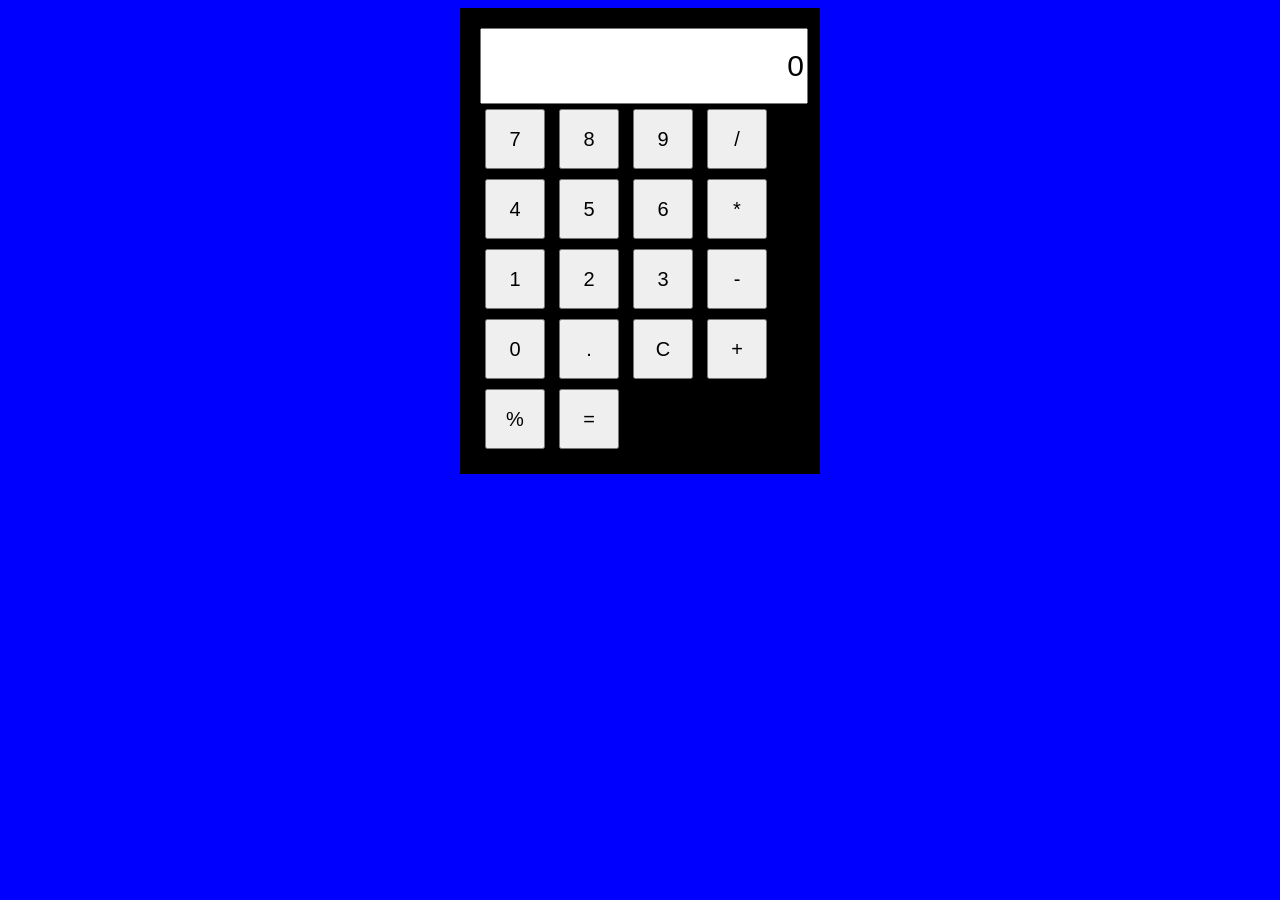
<file: assets/calculator/index.html>
<!DOCTYPE html>
<html>
<head>
    <title>Calculator</title>
    <link rel="stylesheet" href="style.css">
</head>
<body>
    <div class="box">
        <input type="text" id="screen" readonly>
        
        <button onclick="add('7')">7</button>
        <button onclick="add('8')">8</button>
        <button onclick="add('9')">9</button>
        <button onclick="add('/')">/</button>
        <br>
        
        <button onclick="add('4')">4</button>
        <button onclick="add('5')">5</button>
        <button onclick="add('6')">6</button>
        <button onclick="add('*')">*</button>
        <br>
        
        <button onclick="add('1')">1</button>
        <button onclick="add('2')">2</button>
        <button onclick="add('3')">3</button>
        <button onclick="add('-')">-</button>
        <br>
        
        <button onclick="add('0')">0</button>
        <button onclick="add('.')">.</button>
        <button onclick="clearAll()">C</button>
        <button onclick="add('+')">+</button>
        <br>
        
        <button onclick="add('%')">%</button>
        <button onclick="getAnswer()">=</button>
    </div>
    <script src="script.js"></script>
</body>
</html>
</file>
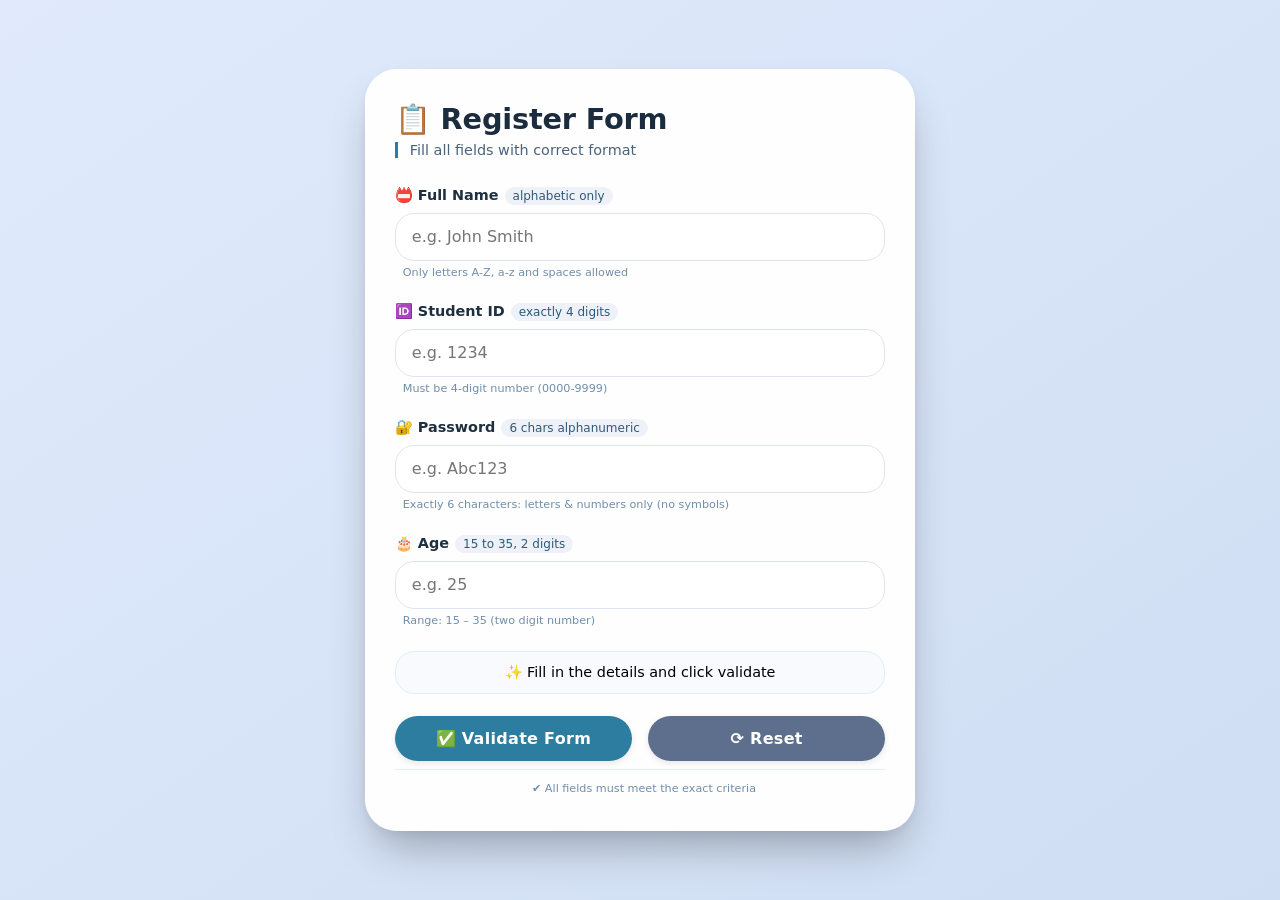
<file: assets/formvalidation/index.html>
<!DOCTYPE html>
<html lang="en">
<head>
    <meta charset="UTF-8">
    <meta name="viewport" content="width=device-width, initial-scale=1.0, user-scalable=yes">
    <title>Validation Form | Name, ID, Password, Age</title>
    <style>
        * {
            margin: 0;
            padding: 0;
            box-sizing: border-box;
            font-family: system-ui, 'Segoe UI', 'Roboto', 'Helvetica Neue', sans-serif;
        }

        body {
            background: linear-gradient(145deg, #e0eafc 0%, #cfdef3 100%);
            min-height: 100vh;
            display: flex;
            justify-content: center;
            align-items: center;
            padding: 1.5rem;
        }

        .form-card {
            max-width: 550px;
            width: 100%;
            background: rgba(255, 255, 255, 0.96);
            backdrop-filter: blur(0px);
            border-radius: 2rem;
            box-shadow: 0 25px 45px -12px rgba(0, 0, 0, 0.3), 0 4px 12px rgba(0, 0, 0, 0.05);
            padding: 2rem 1.8rem 2.2rem 1.8rem;
            transition: all 0.2s ease;
            border: 1px solid rgba(255,255,255,0.5);
        }

        h1 {
            font-size: 1.8rem;
            font-weight: 600;
            margin-bottom: 0.35rem;
            color: #1a2c3e;
            letter-spacing: -0.2px;
            display: flex;
            align-items: center;
            gap: 10px;
        }

        h1::before {
            content: "📋";
            font-size: 1.8rem;
        }

        .sub {
            color: #4a627a;
            border-left: 3px solid #2c7da0;
            padding-left: 12px;
            margin-bottom: 1.8rem;
            font-size: 0.9rem;
            font-weight: 500;
        }

        .input-group {
            margin-bottom: 1.5rem;
            display: flex;
            flex-direction: column;
        }

        label {
            font-weight: 600;
            margin-bottom: 0.5rem;
            color: #1e2f3f;
            font-size: 0.9rem;
            display: flex;
            align-items: center;
            gap: 6px;
        }

        label i {
            font-style: normal;
            font-weight: 400;
            font-size: 0.75rem;
            background: #eef2f8;
            padding: 2px 8px;
            border-radius: 20px;
            color: #2c5a7a;
        }

        input {
            padding: 0.85rem 1rem;
            font-size: 1rem;
            border: 1.5px solid #dce5ef;
            border-radius: 1.2rem;
            background: #ffffff;
            transition: 0.2s;
            outline: none;
            font-weight: 500;
            color: #0f2b3b;
        }

        input:focus {
            border-color: #2c7da0;
            box-shadow: 0 0 0 3px rgba(44, 125, 160, 0.2);
        }

        .msg-area {
            margin: 1rem 0 1.4rem 0;
            padding: 0.75rem 1rem;
            border-radius: 1.2rem;
            font-size: 0.9rem;
            font-weight: 500;
            text-align: center;
            transition: 0.1s linear;
            background: #f8fafd;
            border: 1px solid #e2edf7;
        }

        .error-msg {
            background-color: #fff0f0;
            color: #c7362b;
            border-left: 5px solid #c7362b;
            text-align: left;
            font-weight: 500;
        }

        .success-msg {
            background-color: #e6f9ed;
            color: #1e6f3f;
            border-left: 5px solid #1e9f5a;
            text-align: left;
        }

        .button-group {
            display: flex;
            gap: 1rem;
            margin-top: 0.5rem;
            flex-wrap: wrap;
        }

        button {
            flex: 1;
            background: #2c7da0;
            border: none;
            padding: 0.8rem 0;
            font-size: 1rem;
            font-weight: 600;
            color: white;
            border-radius: 2rem;
            cursor: pointer;
            transition: 0.2s;
            box-shadow: 0 2px 6px rgba(0, 0, 0, 0.1);
            letter-spacing: 0.3px;
        }

        button:hover {
            background: #1f5e7e;
            transform: scale(0.98);
        }

        .reset-btn {
            background: #5e6f8d;
        }

        .reset-btn:hover {
            background: #3e4b63;
        }

        .hint-text {
            font-size: 0.7rem;
            color: #6f8eaa;
            margin-top: 0.3rem;
            margin-left: 0.5rem;
        }

        hr {
            margin: 0.5rem 0 0.2rem;
            border: 0;
            height: 1px;
            background: #e2edf7;
        }
    </style>
</head>
<body>

<div class="form-card">
    <h1>Register Form</h1>
    <div class="sub">Fill all fields with correct format</div>

    <div class="input-group">
        <label>📛 Full Name <i>alphabetic only</i></label>
        <input type="text" id="fullName" placeholder="e.g. John Smith" autocomplete="off">
        <div class="hint-text">Only letters A-Z, a-z and spaces allowed</div>
    </div>

    <div class="input-group">
        <label>🆔 Student ID <i>exactly 4 digits</i></label>
        <input type="text" id="studentId" placeholder="e.g. 1234" maxlength="4" autocomplete="off">
        <div class="hint-text">Must be 4-digit number (0000-9999)</div>
    </div>

    <div class="input-group">
        <label>🔐 Password <i>6 chars alphanumeric</i></label>
        <input type="password" id="password" placeholder="e.g. Abc123" autocomplete="off">
        <div class="hint-text">Exactly 6 characters: letters & numbers only (no symbols)</div>
    </div>

    <div class="input-group">
        <label>🎂 Age <i>15 to 35, 2 digits</i></label>
        <input type="text" id="age" placeholder="e.g. 25" maxlength="2" autocomplete="off">
        <div class="hint-text">Range: 15 – 35 (two digit number)</div>
    </div>

    <div class="msg-area" id="messageBox">
        ✨ Fill in the details and click validate
    </div>

    <div class="button-group">
        <button id="validateBtn">✅ Validate Form</button>
        <button id="resetBtn" class="reset-btn">⟳ Reset</button>
    </div>
    <hr>
    <div class="hint-text" style="text-align:center; margin-top:12px;">✔ All fields must meet the exact criteria</div>
</div>

<script>
    (function() {
        const nameInput = document.getElementById('fullName');
        const idInput = document.getElementById('studentId');
        const passwordInput = document.getElementById('password');
        const ageInput = document.getElementById('age');
        const messageBox = document.getElementById('messageBox');

        function showError(message) {
            messageBox.innerHTML = `⚠️ ${message}`;
            messageBox.className = 'msg-area error-msg';
        }

        function showSuccess(message) {
            messageBox.innerHTML = `✅ ${message}`;
            messageBox.className = 'msg-area success-msg';
        }

        function resetMessageToNeutral() {
            messageBox.innerHTML = `✨ Fill in the details and click validate`;
            messageBox.className = 'msg-area';
        }

        function validateName(name) {
            if (!name || name.trim() === "") {
                return { valid: false, message: "Name cannot be empty." };
            }
            const alphabeticRegex = /^[A-Za-z\s]+$/;
            if (!alphabeticRegex.test(name)) {
                return { valid: false, message: "Name must contain only alphabetic characters (A-Z, a-z) and spaces." };
            }
            if (name.trim().length < 2) {
                return { valid: false, message: "Name must be at least 2 characters long." };
            }
            return { valid: true, message: "" };
        }

        function validateID(idValue) {
            if (idValue === "") {
                return { valid: false, message: "ID cannot be empty." };
            }
            const fourDigitRegex = /^\d{4}$/;
            if (!fourDigitRegex.test(idValue)) {
                return { valid: false, message: "ID must be exactly 4 digits (0-9). Example: 1234" };
            }
            return { valid: true, message: "" };
        }

        function validatePassword(pwd) {
            if (pwd === "") {
                return { valid: false, message: "Password cannot be empty." };
            }
            const alphanumericRegex = /^[A-Za-z0-9]{6}$/;
            if (!alphanumericRegex.test(pwd)) {
                return { valid: false, message: "Password must be exactly 6 characters long and contain only letters (A-Z, a-z) and digits (0-9)." };
            }
            return { valid: true, message: "" };
        }

        function validateAge(ageStr) {
            if (ageStr === "") {
                return { valid: false, message: "Age cannot be empty." };
            }
            const twoDigitRegex = /^\d{2}$/;
            if (!twoDigitRegex.test(ageStr)) {
                return { valid: false, message: "Age must be exactly 2 digits (e.g., 18, 22, 30)." };
            }
            const ageNum = parseInt(ageStr, 10);
            if (isNaN(ageNum)) {
                return { valid: false, message: "Age must be a valid number." };
            }
            if (ageNum < 15 || ageNum > 35) {
                return { valid: false, message: "Age must be between 15 and 35 (inclusive)." };
            }
            return { valid: true, message: "" };
        }

        function validateAllFields() {
            const nameRaw = nameInput.value;
            const idRaw = idInput.value.trim();
            const passwordRaw = passwordInput.value;
            const ageRaw = ageInput.value.trim();

            const nameValidation = validateName(nameRaw);
            if (!nameValidation.valid) {
                showError(nameValidation.message);
                nameInput.style.borderColor = "#c7362b";
                return false;
            } else {
                nameInput.style.borderColor = "#dce5ef";
            }

            const idValidation = validateID(idRaw);
            if (!idValidation.valid) {
                showError(idValidation.message);
                idInput.style.borderColor = "#c7362b";
                return false;
            } else {
                idInput.style.borderColor = "#dce5ef";
            }

            const pwdValidation = validatePassword(passwordRaw);
            if (!pwdValidation.valid) {
                showError(pwdValidation.message);
                passwordInput.style.borderColor = "#c7362b";
                return false;
            } else {
                passwordInput.style.borderColor = "#dce5ef";
            }

            const ageValidation = validateAge(ageRaw);
            if (!ageValidation.valid) {
                showError(ageValidation.message);
                ageInput.style.borderColor = "#c7362b";
                return false;
            } else {
                ageInput.style.borderColor = "#dce5ef";
            }

            const successMsg = `All fields are perfect! Name: ${nameRaw.trim()}, ID: ${idRaw}, Age: ${ageRaw}`;
            showSuccess(successMsg);
            return true;
        }

        function resetForm() {
            nameInput.value = '';
            idInput.value = '';
            passwordInput.value = '';
            ageInput.value = '';
            nameInput.style.borderColor = "#dce5ef";
            idInput.style.borderColor = "#dce5ef";
            passwordInput.style.borderColor = "#dce5ef";
            ageInput.style.borderColor = "#dce5ef";
            resetMessageToNeutral();
        }

        function handleValidationClick() {
            validateAllFields();
        }

        function handleResetClick() {
            resetForm();
        }

        function addLiveBorderReset() {
            const inputs = [nameInput, idInput, passwordInput, ageInput];
            inputs.forEach(input => {
                input.addEventListener('input', function() {
                    if (messageBox.classList.contains('error-msg') || messageBox.classList.contains('success-msg')) {
                        const isCurrentlyError = messageBox.classList.contains('error-msg');
                        if (isCurrentlyError) {
                            const nameCheck = validateName(nameInput.value);
                            const idCheck = validateID(idInput.value.trim());
                            const pwdCheck = validatePassword(passwordInput.value);
                            const ageCheck = validateAge(ageInput.value.trim());
                            if (nameCheck.valid && idCheck.valid && pwdCheck.valid && ageCheck.valid) {
                                if (messageBox.classList.contains('error-msg')) {
                                    resetMessageToNeutral();
                                }
                            } else {
                                if (!messageBox.classList.contains('error-msg')) {
                                } else {
                                }
                            }
                        } else if (messageBox.classList.contains('success-msg')) {
                            const nameCheck = validateName(nameInput.value);
                            const idCheck = validateID(idInput.value.trim());
                            const pwdCheck = validatePassword(passwordInput.value);
                            const ageCheck = validateAge(ageInput.value.trim());
                            if (!(nameCheck.valid && idCheck.valid && pwdCheck.valid && ageCheck.valid)) {
                                resetMessageToNeutral();
                            }
                        }
                    }
                    if (this === nameInput) {
                        if (validateName(nameInput.value).valid) {
                            nameInput.style.borderColor = "#dce5ef";
                        } else {
                            if (nameInput.value !== "") nameInput.style.borderColor = "#ffb4a2";
                            else nameInput.style.borderColor = "#dce5ef";
                        }
                    }
                    if (this === idInput) {
                        if (validateID(idInput.value.trim()).valid) {
                            idInput.style.borderColor = "#dce5ef";
                        } else {
                            if (idInput.value.trim() !== "") idInput.style.borderColor = "#ffb4a2";
                            else idInput.style.borderColor = "#dce5ef";
                        }
                    }
                    if (this === passwordInput) {
                        if (validatePassword(passwordInput.value).valid) {
                            passwordInput.style.borderColor = "#dce5ef";
                        } else {
                            if (passwordInput.value !== "") passwordInput.style.borderColor = "#ffb4a2";
                            else passwordInput.style.borderColor = "#dce5ef";
                        }
                    }
                    if (this === ageInput) {
                        if (validateAge(ageInput.value.trim()).valid) {
                            ageInput.style.borderColor = "#dce5ef";
                        } else {
                            if (ageInput.value.trim() !== "") ageInput.style.borderColor = "#ffb4a2";
                            else ageInput.style.borderColor = "#dce5ef";
                        }
                    }
                });
            });
        }

        function preventNonAlphaForName(e) {
            const key = e.key;
            if (key === "Backspace" || key === "Delete" || key === "ArrowLeft" || key === "ArrowRight" || key === "Tab" || key === " " || key === "Space") {
                return;
            }
            if (key === "Enter") {
                e.preventDefault();
                handleValidationClick();
                return;
            }
            const regex = /^[A-Za-z\s]$/;
            if (!regex.test(key) && key.length === 1) {
                e.preventDefault();
            }
        }

        function restrictIdToDigits(e) {
            const key = e.key;
            if (key === "Backspace" || key === "Delete" || key === "ArrowLeft" || key === "ArrowRight" || key === "Tab") {
                return;
            }
            if (key === "Enter") {
                e.preventDefault();
                handleValidationClick();
                return;
            }
            if (!/^\d$/.test(key) && key.length === 1) {
                e.preventDefault();
            }
            const input = e.target;
            if (input.value.length >= 4 && !(key === "Backspace" || key === "Delete" || key === "ArrowLeft" || key === "ArrowRight")) {
                if (!/^\d$/.test(key)) {
                    e.preventDefault();
                }
                if (/^\d$/.test(key) && input.value.length === 4) {
                    e.preventDefault();
                }
            }
        }

        function restrictPasswordAlphanumeric(e) {
            const key = e.key;
            if (key === "Backspace" || key === "Delete" || key === "ArrowLeft" || key === "ArrowRight" || key === "Tab") {
                return;
            }
            if (key === "Enter") {
                e.preventDefault();
                handleValidationClick();
                return;
            }
            if (!/^[A-Za-z0-9]$/.test(key) && key.length === 1) {
                e.preventDefault();
            }
            const input = e.target;
            if (input.value.length >= 6 && !(key === "Backspace" || key === "Delete")) {
                if (/^[A-Za-z0-9]$/.test(key)) {
                    e.preventDefault();
                }
            }
        }

        function restrictAgeToDigitsAndRange(e) {
            const key = e.key;
            if (key === "Backspace" || key === "Delete" || key === "ArrowLeft" || key === "ArrowRight" || key === "Tab") {
                return;
            }
            if (key === "Enter") {
                e.preventDefault();
                handleValidationClick();
                return;
            }
            if (!/^\d$/.test(key) && key.length === 1) {
                e.preventDefault();
            }
            const input = e.target;
            if (input.value.length >= 2 && !(key === "Backspace" || key === "Delete")) {
                if (/^\d$/.test(key)) {
                    e.preventDefault();
                }
            }
        }

        nameInput.addEventListener('keydown', preventNonAlphaForName);
        idInput.addEventListener('keydown', restrictIdToDigits);
        passwordInput.addEventListener('keydown', restrictPasswordAlphanumeric);
        ageInput.addEventListener('keydown', restrictAgeToDigitsAndRange);

        nameInput.addEventListener('paste', function(e) {
            e.preventDefault();
            const pasted = (e.clipboardData || window.clipboardData).getData('text');
            const filtered = pasted.replace(/[^A-Za-z\s]/g, '');
            const start = this.selectionStart;
            const end = this.selectionEnd;
            const current = this.value;
            const newValue = current.slice(0, start) + filtered + current.slice(end);
            if (newValue.length <= 50) this.value = newValue;
            this.dispatchEvent(new Event('input'));
        });

        idInput.addEventListener('paste', function(e) {
            e.preventDefault();
            const pasted = (e.clipboardData || window.clipboardData).getData('text');
            const filtered = pasted.replace(/\D/g, '').slice(0, 4);
            const start = this.selectionStart;
            const end = this.selectionEnd;
            const current = this.value;
            const newValue = current.slice(0, start) + filtered + current.slice(end);
            if (newValue.length <= 4) this.value = newValue;
            this.dispatchEvent(new Event('input'));
        });

        passwordInput.addEventListener('paste', function(e) {
            e.preventDefault();
            const pasted = (e.clipboardData || window.clipboardData).getData('text');
            const filtered = pasted.replace(/[^A-Za-z0-9]/g, '').slice(0, 6);
            const start = this.selectionStart;
            const end = this.selectionEnd;
            const current = this.value;
            const newValue = current.slice(0, start) + filtered + current.slice(end);
            if (newValue.length <= 6) this.value = newValue;
            this.dispatchEvent(new Event('input'));
        });

        ageInput.addEventListener('paste', function(e) {
            e.preventDefault();
            const pasted = (e.clipboardData || window.clipboardData).getData('text');
            const filtered = pasted.replace(/\D/g, '').slice(0, 2);
            const start = this.selectionStart;
            const end = this.selectionEnd;
            const current = this.value;
            const newValue = current.slice(0, start) + filtered + current.slice(end);
            if (newValue.length <= 2) this.value = newValue;
            this.dispatchEvent(new Event('input'));
        });

        document.getElementById('validateBtn').addEventListener('click', handleValidationClick);
        document.getElementById('resetBtn').addEventListener('click', handleResetClick);

        addLiveBorderReset();

        window.addEventListener('load', function() {
            resetMessageToNeutral();
            nameInput.style.borderColor = "#dce5ef";
            idInput.style.borderColor = "#dce5ef";
            passwordInput.style.borderColor = "#dce5ef";
            ageInput.style.borderColor = "#dce5ef";
        });
    })();
</script>
</body>
</html>
</file>
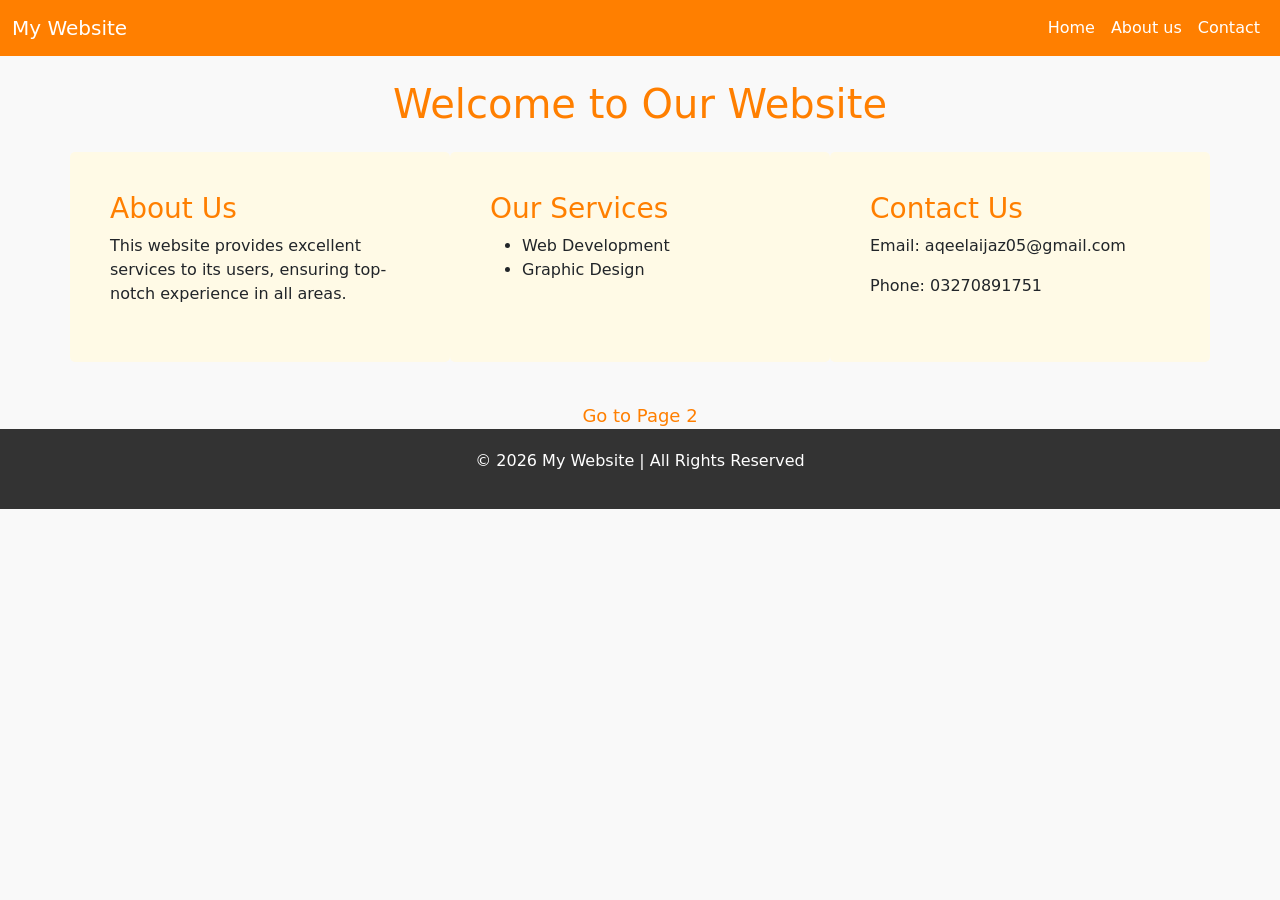
<file: assets/bootstrap/page1.html>
<!DOCTYPE html>
<html lang="en">
<head>
    <meta charset="UTF-8">
    <meta name="viewport" content="width=device-width, initial-scale=1.0">
    <title>Page 1 - Welcome</title>
    <link rel="stylesheet" href="https://cdn.jsdelivr.net/npm/bootstrap@5.3.0/dist/css/bootstrap.min.css">
    <style>
        body {
            background-color: #f9f9f9; 
        }
        .navbar {
            background-color: #ff7f00; 
        }
        .navbar a {
            color: white;
        }
        .navbar a:hover {
            color: black;
        }
        .footer {
            background-color: #333; 
            text-align: center;
            padding: 20px;
            color: white;
        }
        .content {
            padding: 20px;
        }
        .go-to-page {
            text-align: center;
            margin-top: 20px;
        }
        .go-to-page a {
            text-decoration: none;
            font-size: 18px;
            color: #ff7f00; 
        }
        .go-to-page a:hover {
            color: black;
        }
        .col-md-4 {
            background-color: #fffae6; 
            padding: 20px;
            margin-bottom: 20px;
            border-radius: 5px;
        }
        h1, h3 {
            color: #ff7f00; 
        }
    </style>
</head>
<body>

    <div class="navbar navbar-expand-lg navbar-light">
        <div class="container-fluid">
            <a class="navbar-brand" href="#">My Website</a>
            <ul class="navbar-nav">
                <li class="nav-item"><a class="nav-link" href="page1.html">Home</a></li>
                <li class="nav-item"><a class="nav-link" href="page2.html">About us</a></li>
                <li class="nav-item"><a class="nav-link" href="#">Contact</a></li>
            </ul>
        </div>
    </div>

    <div class="container mt-4">
        <h1 class="text-center">Welcome to Our Website</h1>
    </div>

    <div class="container mt-4">
        <div class="row">
            <div class="col-md-4">
                <div class="content">
                    <h3>About Us</h3>
                    <p>This website provides excellent services to its users, ensuring top-notch experience in all areas.</p>
                </div>
            </div>
            <div class="col-md-4">
                <div class="content">
                    <h3>Our Services</h3>
                    <ul>
                        <li>Web Development</li>
                        <li>Graphic Design</li>
                    </ul>
                </div>
            </div>
            <div class="col-md-4">
                <div class="content">
                    <h3>Contact Us</h3>
                    <p>Email: aqeelaijaz05@gmail.com</p>
                    <p>Phone: 03270891751</p>
                </div>
            </div>
        </div>
    </div>

    <div class="go-to-page">
        <a href="page2.html"><i class="fas fa-arrow-right"></i> Go to Page 2</a>
    </div>

    <div class="footer">
        <p>© 2026 My Website | All Rights Reserved</p>
    </div>

</body>
</html>
</file>
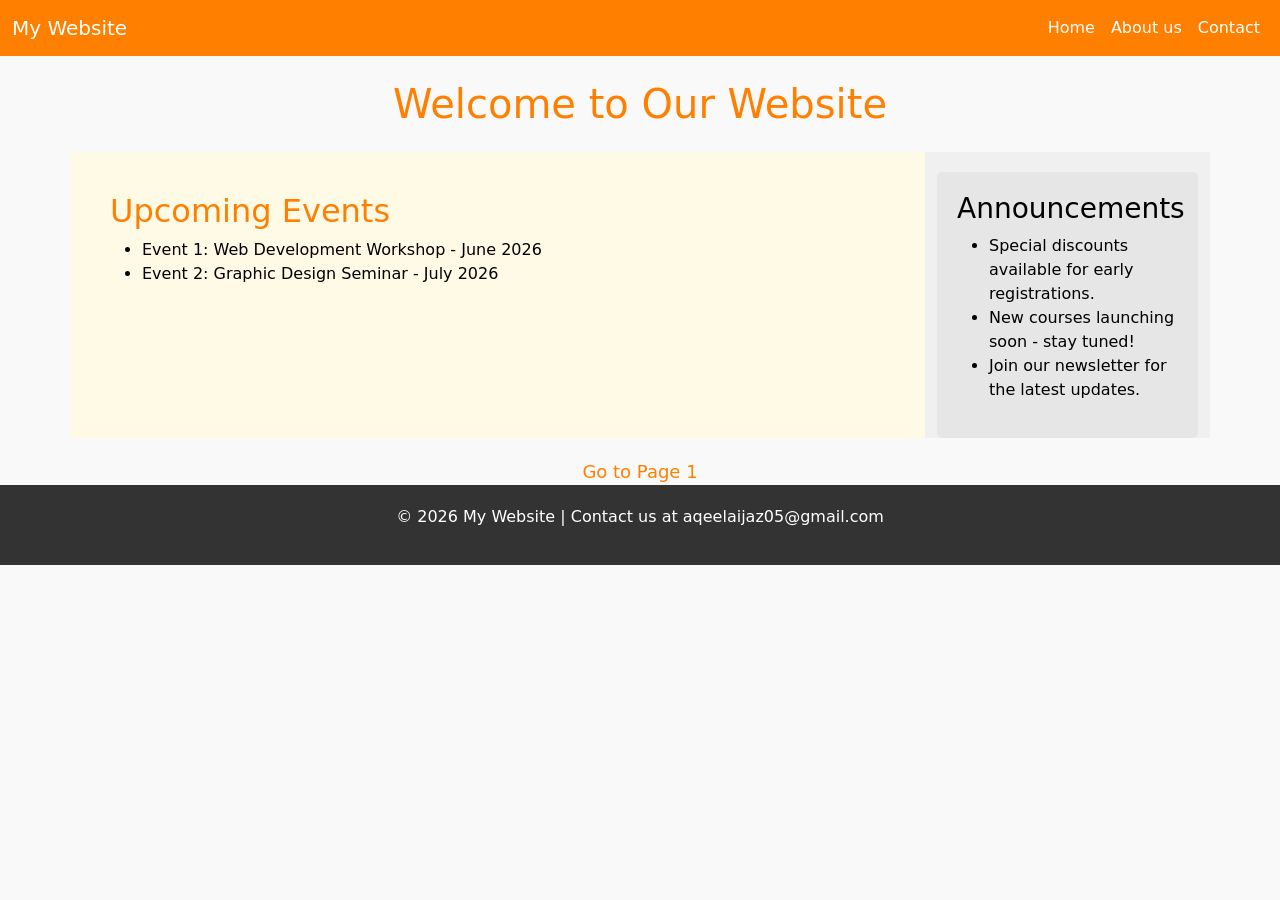
<file: assets/bootstrap/page2.html>
<!DOCTYPE html>
<html lang="en">
<head>
    <meta charset="UTF-8">
    <meta name="viewport" content="width=device-width, initial-scale=1.0">
    <title>Page 2 - Events and Announcements</title>
    <link rel="stylesheet" href="https://cdn.jsdelivr.net/npm/bootstrap@5.3.0/dist/css/bootstrap.min.css">
    <style>
        body {
            background-color: #f9f9f9; 
            color: black;
        }
        .navbar {
            background-color: #ff7f00; 
        }
        .navbar a {
            color: white;
        }
        .navbar a:hover {
            color: black;
        }
        .footer {
            background-color: #333; 
            text-align: center;
            padding: 20px;
            color: white;
        }
        .content {
            padding: 20px;
        }
        .sidebar {
            background-color: #e6e6e6; 
            padding: 20px;
            margin-top: 20px;
            border-radius: 5px;
        }
        .go-to-page {
            text-align: center;
            margin-top: 20px;
        }
        .go-to-page a {
            text-decoration: none;
            font-size: 18px;
            color: #ff7f00; 
        }
        .go-to-page a:hover {
            color: black;
        }
        h1, h2 {
            color: #ff7f00; 
        }
        .col-md-9 {
            background-color: #fffae6; 
            padding: 20px;
        }
        .col-md-3 {
            background-color: #f0f0f0; 
        }
    </style>
</head>
<body>

    <div class="navbar navbar-expand-lg navbar-light">
        <div class="container-fluid">
            <a class="navbar-brand" href="#">My Website</a>
            <ul class="navbar-nav">
                <li class="nav-item"><a class="nav-link" href="page1.html">Home</a></li>
                <li class="nav-item"><a class="nav-link" href="page2.html">About us</a></li>
                <li class="nav-item"><a class="nav-link" href="#">Contact</a></li>
            </ul>
        </div>
    </div>

    <div class="container mt-4">
        <h1 class="text-center">Welcome to Our Website</h1>
    </div>

    <div class="container mt-4">
        <div class="row">
      
            <div class="col-md-9">
                <div class="content">
                    <h2>Upcoming Events</h2>
                    <ul>
                        <li>Event 1: Web Development Workshop - June 2026</li>
                        <li>Event 2: Graphic Design Seminar - July 2026</li>
                    </ul>
                </div>
            </div>

           
            <div class="col-md-3">
                <div class="sidebar">
                    <h3>Announcements</h3>
                    <ul>
                        <li>Special discounts available for early registrations.</li>
                        <li>New courses launching soon - stay tuned!</li>
                        <li>Join our newsletter for the latest updates.</li>
                    </ul>
                </div>
            </div>
        </div>
    </div>

    <div class="go-to-page">
        <a href="page1.html"><i class="fas fa-arrow-left"></i> Go to Page 1</a>
    </div>
 
    <div class="footer">
        <p>© 2026 My Website | Contact us at aqeelaijaz05@gmail.com</p>
    </div>

</body>
</html>
</file>
<file: assets/calculator/style.css>
body { background: blue; }
.box { background: black; width: 320px; margin: auto; padding: 20px; }
input { width: 100%; height: 70px; font-size: 30px; text-align: right; }
button { width: 60px; height: 60px; margin: 5px; font-size: 20px; }
</file>
